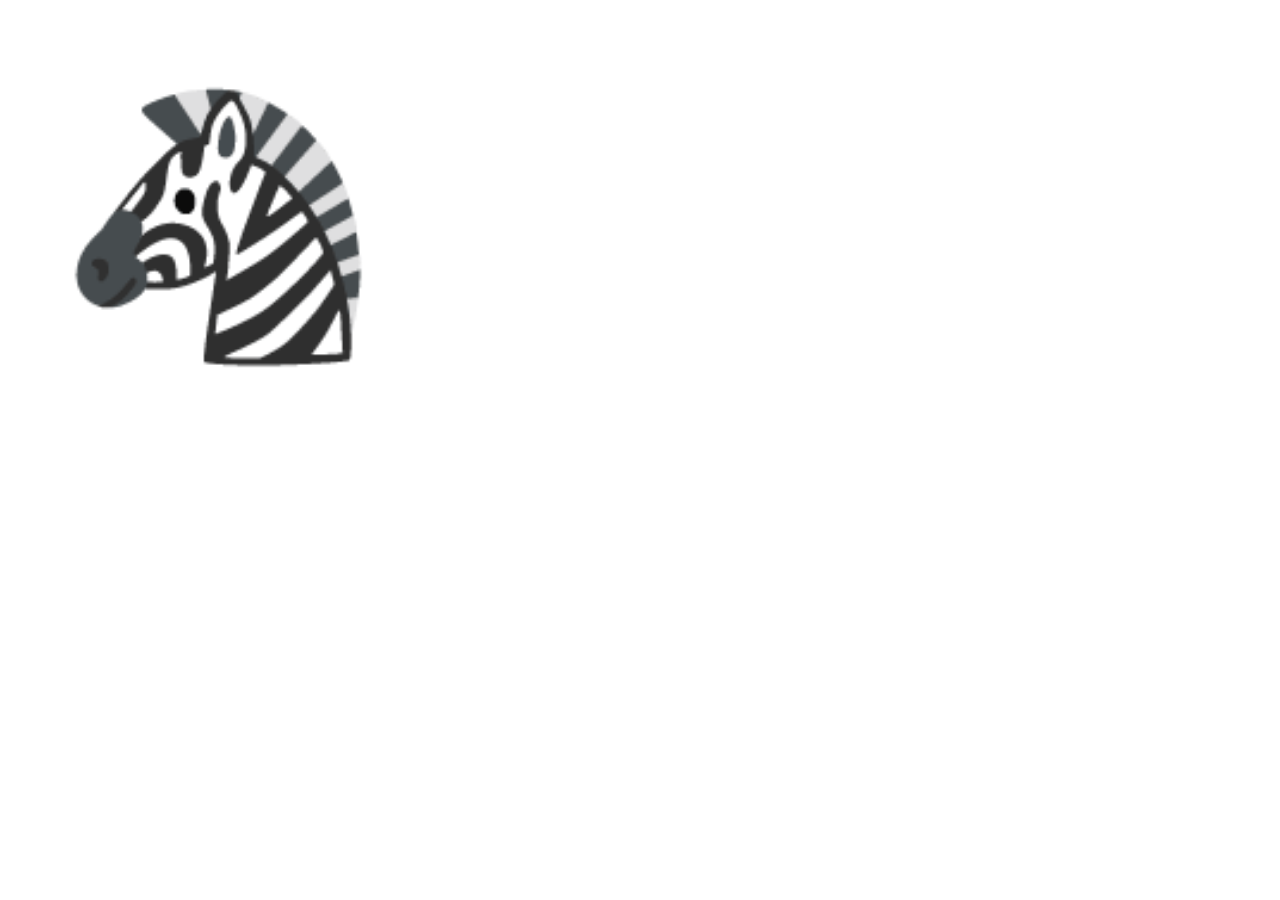
<file: index.html>
<!DOCTYPE html>
<html lang="es">
<head>
  <meta charset="UTF-8">
  <meta name="viewport" content="width=device-width, initial-scale=1.0">
  <title>catuga</title>
  <link rel="stylesheet" href="style.css">
</head>
<body>
  <main></main>
  <script src="script.js"></script>
</body>
</html>
</file>
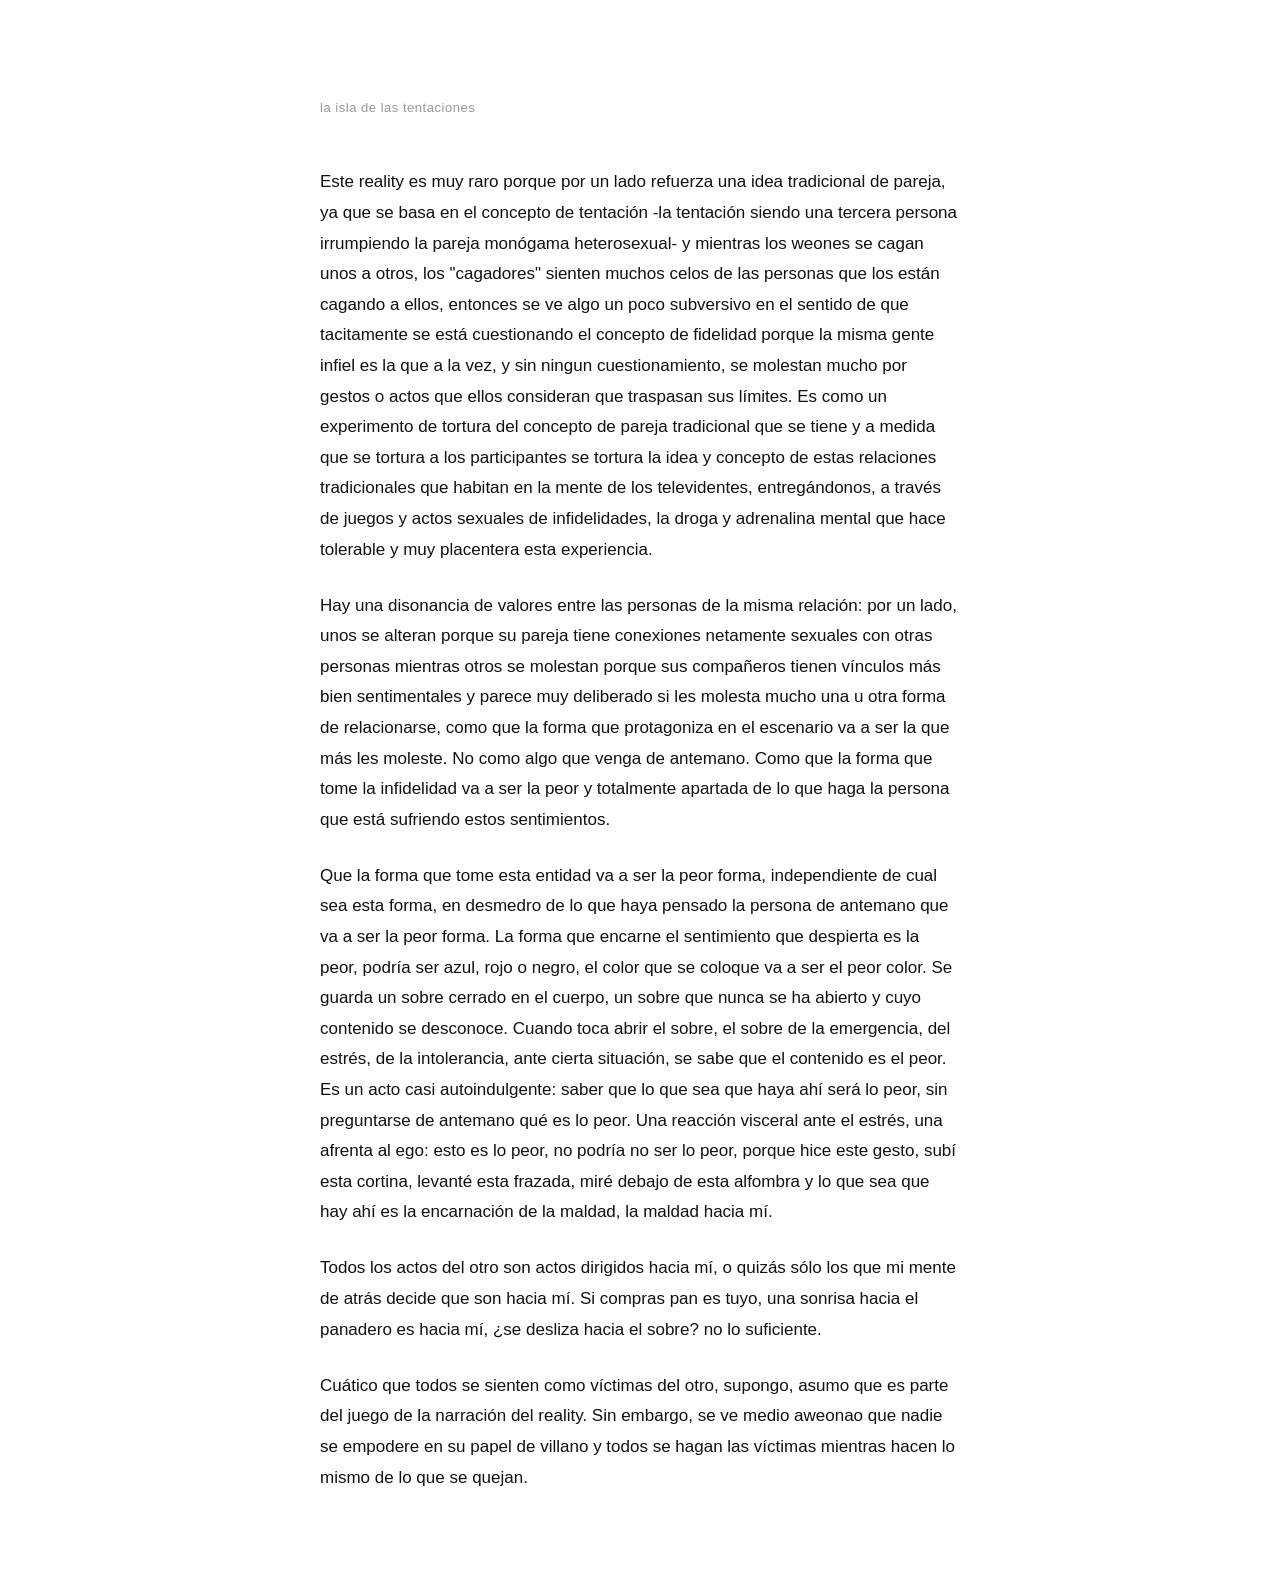
<file: textos/_la-isla-de-las-tentaciones.html>
<!DOCTYPE html>
<html lang="es">
<head>
  <meta charset="UTF-8">
  <meta name="viewport" content="width=device-width, initial-scale=1.0">
  <title>la isla de las tentaciones</title>
  <style>
    *, *::before, *::after { box-sizing: border-box; margin: 0; padding: 0; }

    body {
      background: #fff;
      color: #111;
      font-family: -apple-system, BlinkMacSystemFont, 'Helvetica Neue', Arial, sans-serif;
      font-size: 17px;
      line-height: 1.8;
      padding: 6rem 2rem;
    }

    article {
      max-width: 640px;
      margin: 0 auto;
    }

    h1 {
      font-size: 13px;
      font-weight: normal;
      color: #999;
      letter-spacing: 0.04em;
      margin-bottom: 3rem;
    }

    p + p {
      margin-top: 1.5em;
    }
  </style>
</head>
<body>
  <article>
    <h1>la isla de las tentaciones</h1>

    <p>Este reality es muy raro porque por un lado refuerza una idea tradicional de pareja, ya que se basa en el concepto de tentación -la tentación siendo una tercera persona irrumpiendo la pareja monógama heterosexual- y mientras los weones se cagan unos a otros, los "cagadores" sienten muchos celos de las personas que los están cagando a ellos, entonces se ve algo un poco subversivo en el sentido de que tacitamente se está cuestionando el concepto de fidelidad porque la misma gente infiel es la que a la vez, y sin ningun cuestionamiento, se molestan mucho por gestos o actos que ellos consideran que traspasan sus límites. Es como un experimento de tortura del concepto de pareja tradicional que se tiene y a medida que se tortura a los participantes se tortura la idea y concepto de estas relaciones tradicionales que habitan en la mente de los televidentes, entregándonos, a través de juegos y actos sexuales de infidelidades, la droga y adrenalina mental que hace tolerable y muy placentera esta experiencia.</p>

    <p>Hay una disonancia de valores entre las personas de la misma relación: por un lado, unos se alteran porque su pareja tiene conexiones netamente sexuales con otras personas mientras otros se molestan porque sus compañeros tienen vínculos más bien sentimentales y parece muy deliberado si les molesta mucho una u otra forma de relacionarse, como que la forma que protagoniza en el escenario va a ser la que más les moleste. No como algo que venga de antemano. Como que la forma que tome la infidelidad va a ser la peor y totalmente apartada de lo que haga la persona que está sufriendo estos sentimientos.</p>

    <p>Que la forma que tome esta entidad va a ser la peor forma, independiente de cual sea esta forma, en desmedro de lo que haya pensado la persona de antemano que va a ser la peor forma. La forma que encarne el sentimiento que despierta es la peor, podría ser azul, rojo o negro, el color que se coloque va a ser el peor color. Se guarda un sobre cerrado en el cuerpo, un sobre que nunca se ha abierto y cuyo contenido se desconoce. Cuando toca abrir el sobre, el sobre de la emergencia, del estrés, de la intolerancia, ante cierta situación, se sabe que el contenido es el peor. Es un acto casi autoindulgente: saber que lo que sea que haya ahí será lo peor, sin preguntarse de antemano qué es lo peor. Una reacción visceral ante el estrés, una afrenta al ego: esto es lo peor, no podría no ser lo peor, porque hice este gesto, subí esta cortina, levanté esta frazada, miré debajo de esta alfombra y lo que sea que hay ahí es la encarnación de la maldad, la maldad hacia mí.</p>

    <p>Todos los actos del otro son actos dirigidos hacia mí, o quizás sólo los que mi mente de atrás decide que son hacia mí. Si compras pan es tuyo, una sonrisa hacia el panadero es hacia mí, ¿se desliza hacia el sobre? no lo suficiente.</p>

    <p>Cuático que todos se sienten como víctimas del otro, supongo, asumo que es parte del juego de la narración del reality. Sin embargo, se ve medio aweonao que nadie se empodere en su papel de villano y todos se hagan las víctimas mientras hacen lo mismo de lo que se quejan.</p>
  </article>
</body>
</html>
</file>
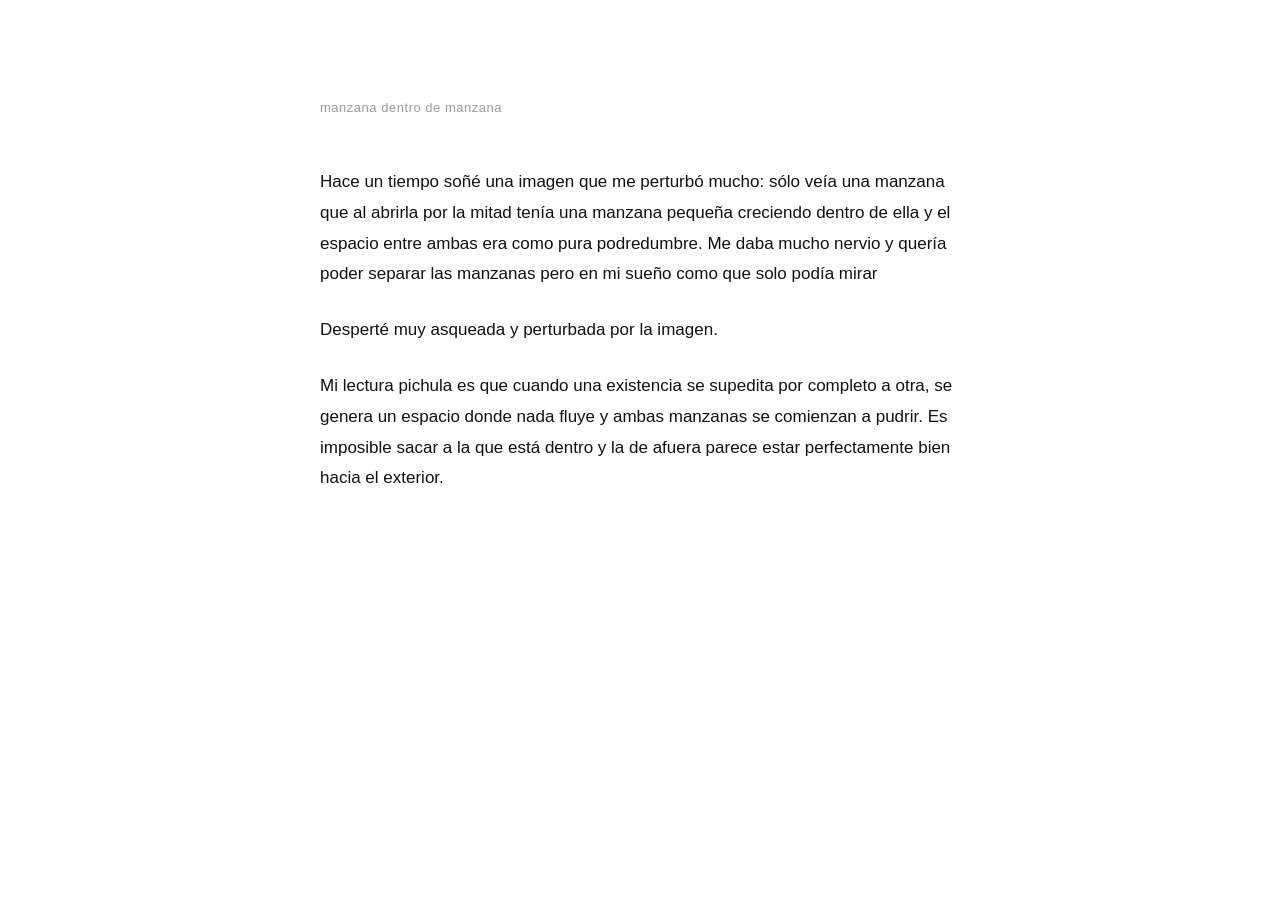
<file: textos/_manzana-dentro-de-manzana.html>
<!DOCTYPE html>
<html lang="es">
<head>
  <meta charset="UTF-8">
  <meta name="viewport" content="width=device-width, initial-scale=1.0">
  <title>manzana dentro de manzana</title>
  <style>
    *, *::before, *::after { box-sizing: border-box; margin: 0; padding: 0; }

    body {
      background: #fff;
      color: #111;
      font-family: -apple-system, BlinkMacSystemFont, 'Helvetica Neue', Arial, sans-serif;
      font-size: 17px;
      line-height: 1.8;
      padding: 6rem 2rem;
    }

    article {
      max-width: 640px;
      margin: 0 auto;
    }

    h1 {
      font-size: 13px;
      font-weight: normal;
      color: #999;
      letter-spacing: 0.04em;
      margin-bottom: 3rem;
    }

    p + p {
      margin-top: 1.5em;
    }
  </style>
</head>
<body>
  <article>
    <h1>manzana dentro de manzana</h1>

    <p>Hace un tiempo soñé una imagen que me perturbó mucho: sólo veía una manzana que al abrirla por la mitad tenía una manzana pequeña creciendo dentro de ella
      y el espacio entre ambas era como pura podredumbre. Me daba mucho nervio y quería poder separar las manzanas pero en mi sueño como que solo podía mirar
    </p>

    <p>Desperté muy asqueada y perturbada por la imagen.</p>

    <p>Mi lectura pichula es que cuando una existencia se supedita por completo a otra, se genera un espacio donde nada fluye y ambas manzanas se comienzan a pudrir.
      Es imposible sacar a la que está dentro y la de afuera parece estar perfectamente bien hacia el exterior.
    </p>

  </article>
</body>
</html>
</file>
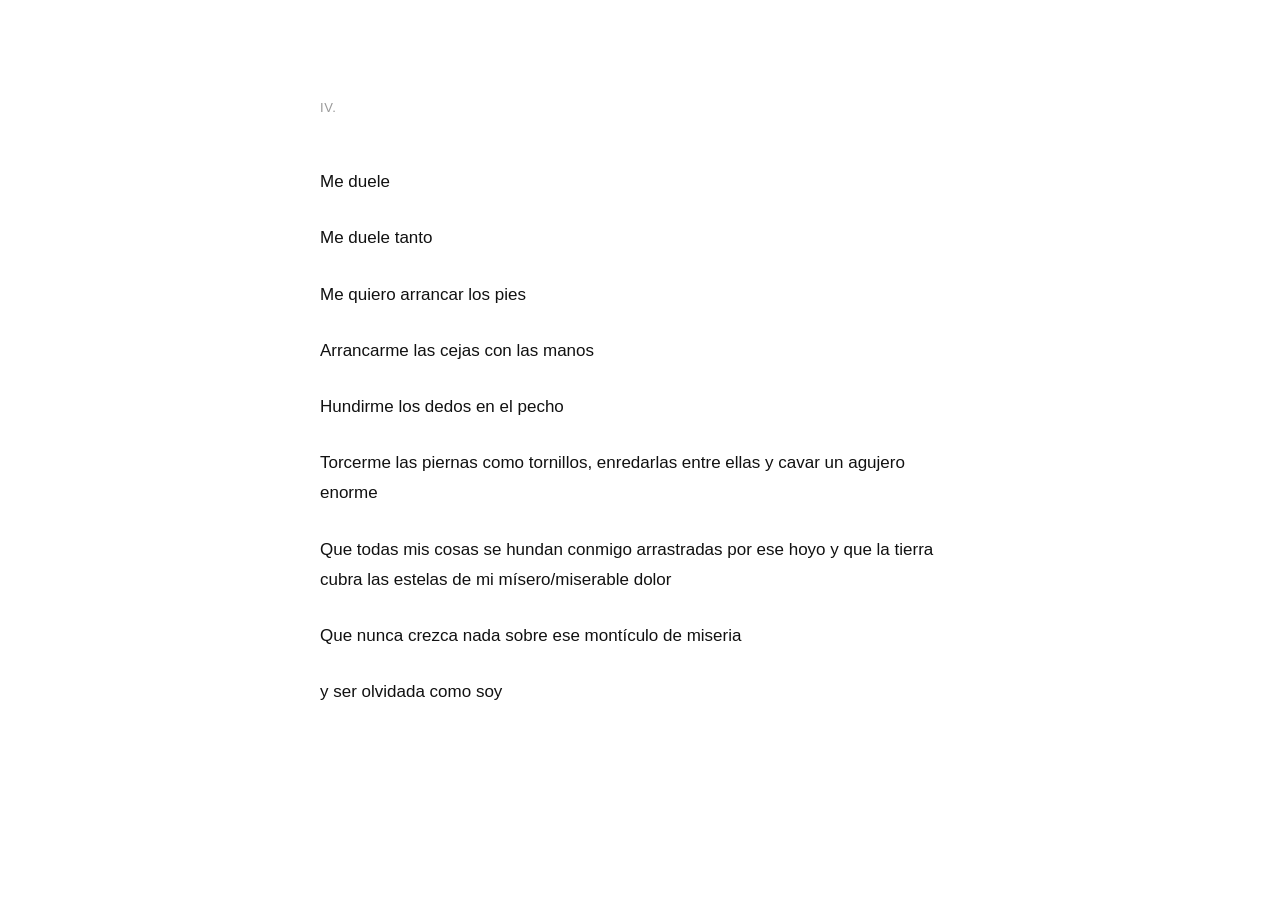
<file: textos/_me-duele.html>
<!DOCTYPE html>
<html lang="es">
<head>
  <meta charset="UTF-8">
  <meta name="viewport" content="width=device-width, initial-scale=1.0">
  <title>me duele</title>
  <style>
    *, *::before, *::after { box-sizing: border-box; margin: 0; padding: 0; }

    body {
      background: #fff;
      color: #111;
      font-family: -apple-system, BlinkMacSystemFont, 'Helvetica Neue', Arial, sans-serif;
      font-size: 17px;
      line-height: 1.8;
      padding: 6rem 2rem;
    }

    article {
      max-width: 640px;
      margin: 0 auto;
    }

    h1 {
      font-size: 13px;
      font-weight: normal;
      color: #999;
      letter-spacing: 0.04em;
      margin-bottom: 3rem;
    }

    p + p {
      margin-top: 1.5em;
    }
  </style>
</head>
<body>
  <article>
    <h1>IV.</h1>
    
    <p>Me duele</p>

    <p>Me duele tanto</p>
    <p>Me quiero arrancar los pies</p>
    <p>Arrancarme las cejas con las manos</p>
    <p>Hundirme los dedos en el pecho</p>
    <p>Torcerme las piernas como tornillos, enredarlas entre ellas y cavar un agujero enorme</p>
    <p>Que todas mis cosas se hundan conmigo arrastradas por ese hoyo y que la tierra cubra las estelas de mi mísero/miserable dolor</p>
    <p>Que nunca crezca nada sobre ese montículo de miseria</p>
    <p>y ser olvidada como soy</p>
  </article>
</body>
</html>
</file>
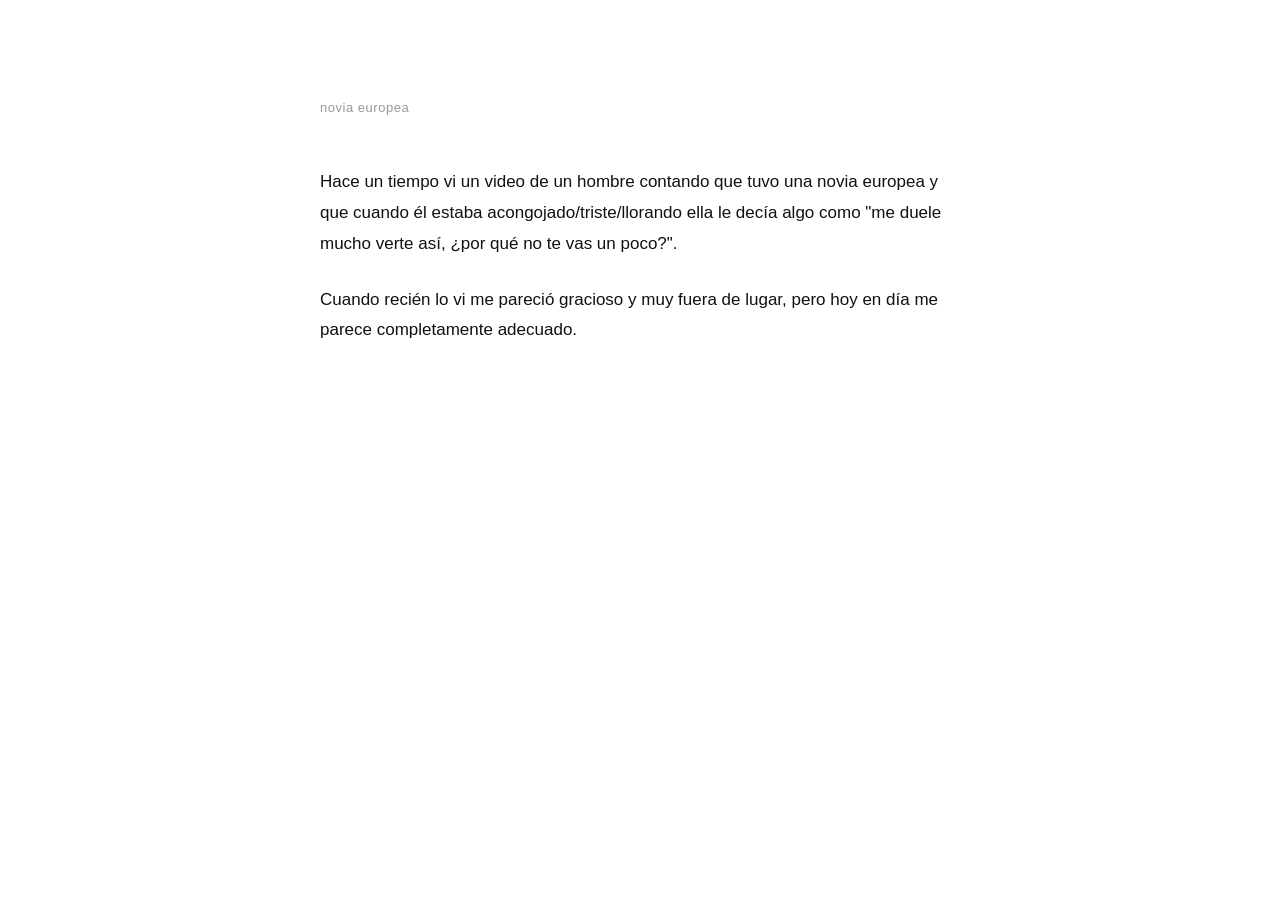
<file: textos/_novia-europea.html>
<!DOCTYPE html>
<html lang="es">
<head>
  <meta charset="UTF-8">
  <meta name="viewport" content="width=device-width, initial-scale=1.0">
  <title>novia europea</title>
  <style>
    *, *::before, *::after { box-sizing: border-box; margin: 0; padding: 0; }

    body {
      background: #fff;
      color: #111;
      font-family: -apple-system, BlinkMacSystemFont, 'Helvetica Neue', Arial, sans-serif;
      font-size: 17px;
      line-height: 1.8;
      padding: 6rem 2rem;
    }

    article {
      max-width: 640px;
      margin: 0 auto;
    }

    h1 {
      font-size: 13px;
      font-weight: normal;
      color: #999;
      letter-spacing: 0.04em;
      margin-bottom: 3rem;
    }

    p + p {
      margin-top: 1.5em;
    }
  </style>
</head>
<body>
  <article>
    <h1>novia europea</h1>

    <p>Hace un tiempo vi un video de un hombre contando que tuvo una novia europea y que cuando él estaba acongojado/triste/llorando ella le decía algo como "me duele mucho verte así, ¿por qué no te vas un poco?".</p>

    <p>Cuando recién lo vi me pareció gracioso y muy fuera de lugar, pero hoy en día me parece completamente adecuado.</p>
  </article>
</body>
</html>
</file>
<file: style.css>
*, *::before, *::after {
  box-sizing: border-box;
  margin: 0;
  padding: 0;
}

:root {
  --bg: #fff;
  --text: #111;
  --caption: #888;
  --col-width: 220px;
  --gap: 10px;
  --padding: 16px;
}

html, body {
  background: var(--bg);
  color: var(--text);
  font-family: -apple-system, BlinkMacSystemFont, 'Helvetica Neue', Arial, sans-serif;
  font-size: 13px;
  line-height: 1.6;
}

/* grid */
main {
  max-width: 1200px;
  margin: 0 auto;
  padding: var(--padding);
  display: grid;
  grid-template-columns: repeat(auto-fill, minmax(var(--col-width), 1fr));
  gap: var(--gap);
  align-items: start;
}

.work {
  cursor: pointer;
}

.work img {
  width: 100%;
  height: auto;
  display: block;
  transition: opacity 0.2s;
}

.work:hover img {
  opacity: 0.85;
}

/* hide inline text — shown only in lightbox */
.work p {
  display: none;
}


/* ── lightbox ── */
.lightbox {
  position: fixed;
  inset: 0;
  background: rgba(0, 0, 0, 0.92);
  z-index: 100;
  display: flex;
  flex-direction: column;
  opacity: 0;
  pointer-events: none;
  transition: opacity 0.18s;
}

.lightbox.open {
  opacity: 1;
  pointer-events: all;
}

.lb-close {
  position: absolute;
  top: 1rem;
  right: 1.2rem;
  background: none;
  border: none;
  color: #555;
  font-size: 1.6rem;
  line-height: 1;
  cursor: pointer;
  z-index: 10;
  transition: color 0.15s;
}

.lb-close:hover { color: #fff; }

.lb-body {
  flex: 1;
  display: flex;
  align-items: center;
  padding: 3.5rem 3rem 1rem;
  gap: 3rem;
  overflow: hidden;
  min-height: 0;
}

.lb-img-wrap {
  flex: 1;
  display: flex;
  align-items: center;
  justify-content: center;
  min-width: 0;
  min-height: 0;
}

.lb-img-wrap img {
  max-width: 100%;
  max-height: 82vh;
  object-fit: contain;
  display: block;
}

.lb-caption {
  width: 220px;
  flex-shrink: 0;
  color: var(--caption);
  font-size: 13px;
  line-height: 1.75;
  align-self: flex-start;
  padding-top: 0.25rem;
  overflow-y: auto;
}

.lb-filename {
  color: #555;
  font-size: 11px;
  letter-spacing: 0.04em;
}

.lb-nav {
  display: flex;
  align-items: center;
  justify-content: center;
  gap: 2rem;
  padding: 0.8rem;
}

.lb-btn {
  background: none;
  border: none;
  color: #555;
  font-size: 1rem;
  cursor: pointer;
  padding: 0.4rem 0.8rem;
  transition: color 0.15s;
}

.lb-btn:hover { color: #fff; }

.lb-count {
  color: #444;
  font-size: 11px;
  letter-spacing: 0.06em;
}

/* mobile */
@media (max-width: 600px) {
  :root {
    --col-width: 160px;
    --gap: 6px;
    --padding: 6px;
  }

  .lb-body {
    flex-direction: column;
    align-items: flex-start;
    padding: 3rem 1rem 0.5rem;
    gap: 1rem;
    overflow-y: auto;
  }

  .lb-caption {
    width: 100%;
    align-self: auto;
  }

  .lb-img-wrap img {
    max-height: 55vh;
  }
}
</file>
